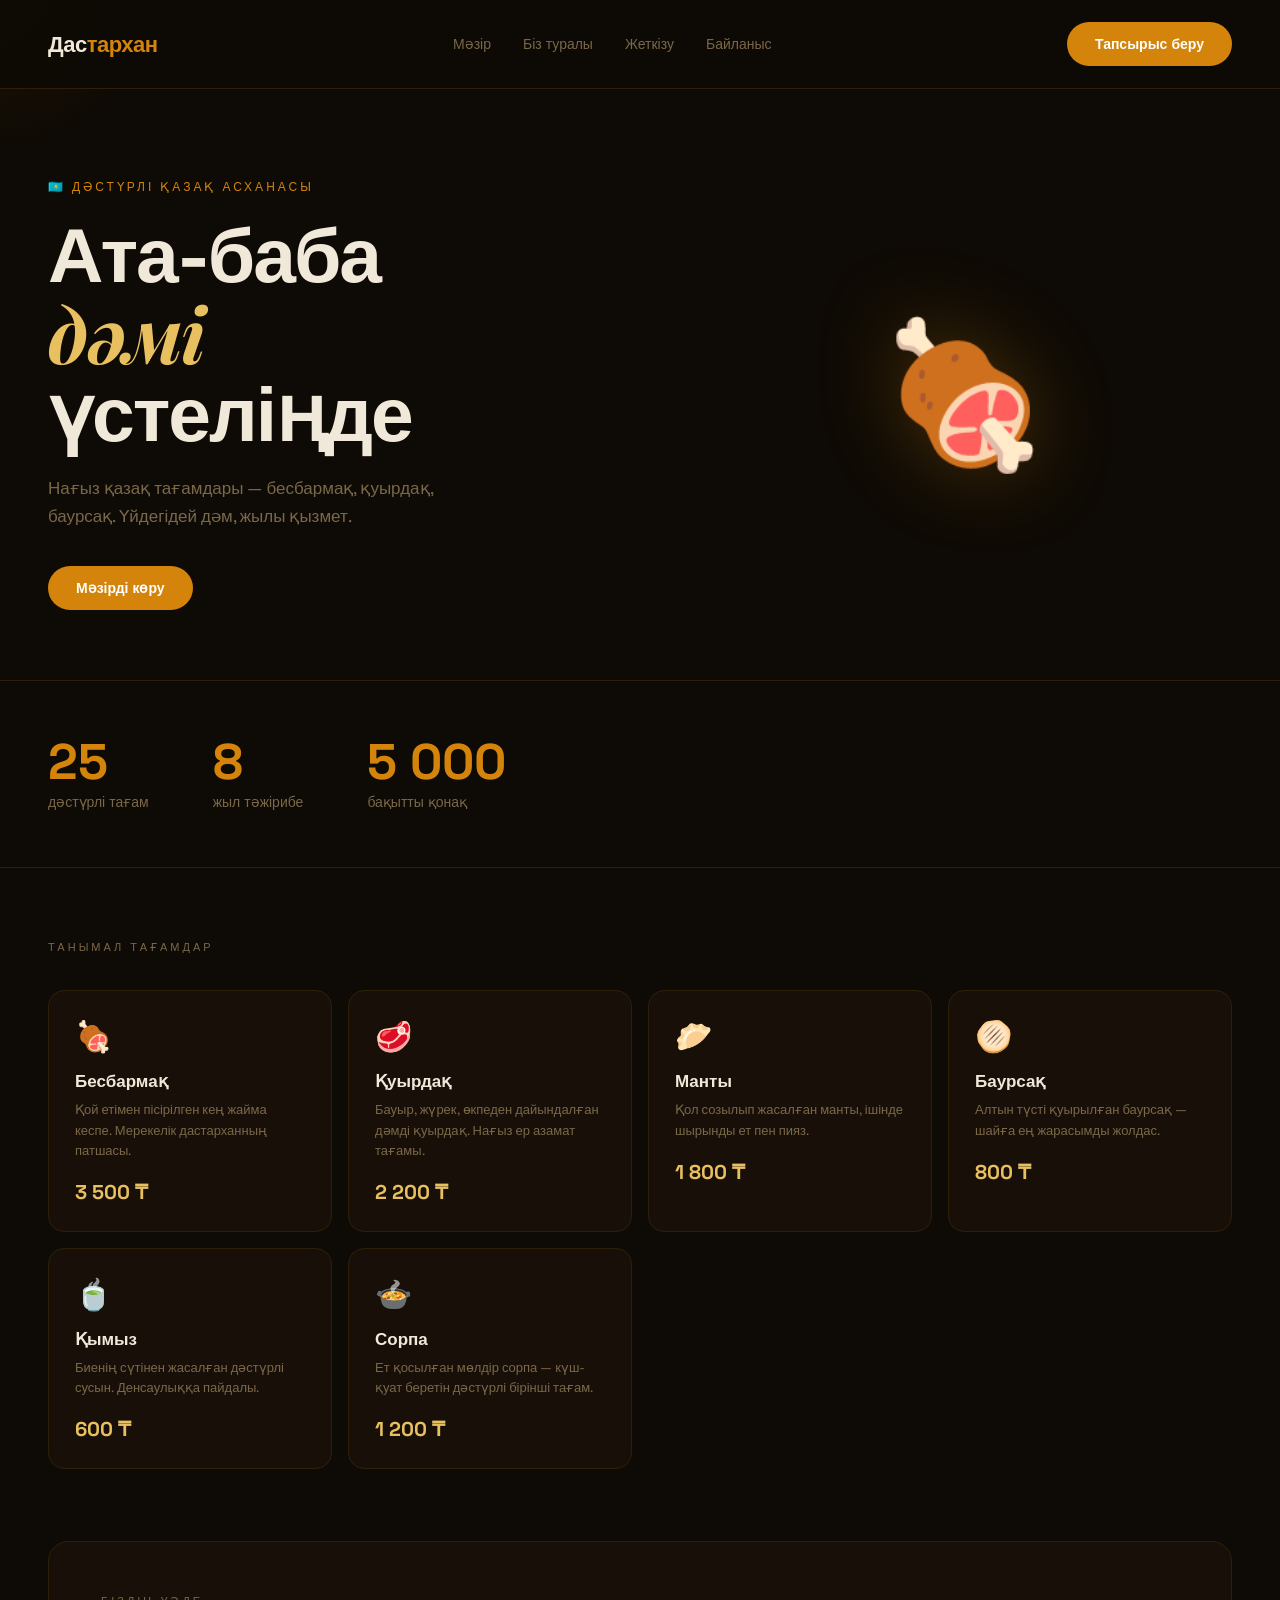
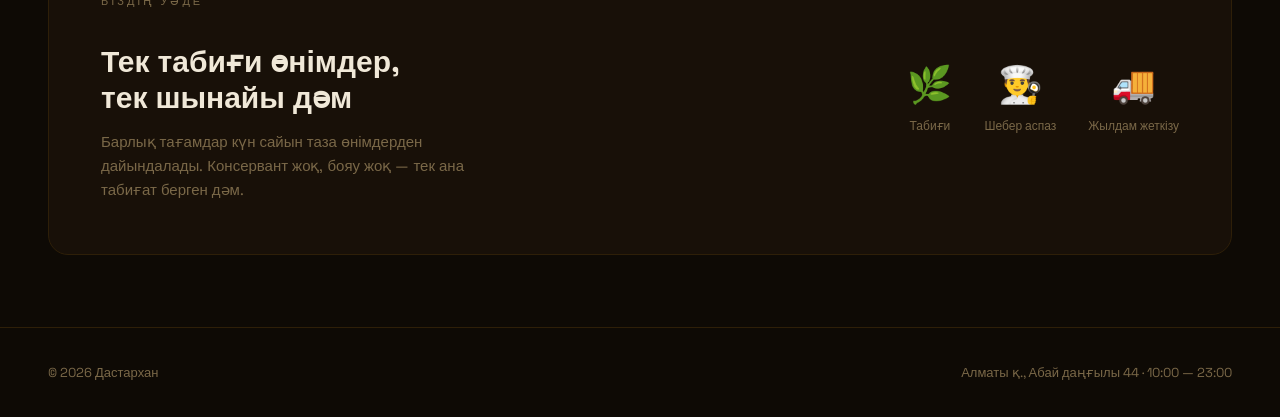
<file: index.html>
<!DOCTYPE html>
<html lang="kk">
<head>
<meta charset="UTF-8"/>
<meta name="viewport" content="width=device-width, initial-scale=1.0"/>
<title>Дастархан — Қазақ тағамдары</title>
<link rel="stylesheet" href="style.css"/>
</head>
<body>

<div class="glow" id="glow"></div>

<nav>
  <div class="logo">Дас<span>тархан</span></div>
  <div class="nav-links">
    <a href="#">Мәзір</a>
    <a href="#">Біз туралы</a>
    <a href="#">Жеткізу</a>
    <a href="#">Байланыс</a>
  </div>
  <a href="#" class="btn">Тапсырыс беру</a>
</nav>

<div class="hero-wrap">
  <div class="hero">
    <div class="hero-tag">🇰🇿 Дәстүрлі қазақ асханасы</div>
    <h1>Ата-баба<br><em>дәмі</em><br>үстеліңде</h1>
    <p>Нағыз қазақ тағамдары — бесбармақ, қуырдақ, баурсақ. Үйдегідей дәм, жылы қызмет.</p>
    <a href="#" class="btn">Мәзірді көру</a>
  </div>
  <div class="hero-img">🍖</div>
</div>

<div class="stats">
  <div>
    <div class="stat-num" data-target="25">0</div>
    <div class="stat-label">дәстүрлі тағам</div>
  </div>
  <div>
    <div class="stat-num" data-target="8">0</div>
    <div class="stat-label">жыл тәжірибе</div>
  </div>
  <div>
    <div class="stat-num" data-target="5000">0</div>
    <div class="stat-label">бақытты қонақ</div>
  </div>
</div>

<div class="section">
  <div class="section-label">Танымал тағамдар</div>
  <div class="cards">
    <div class="card">
      <div class="card-icon">🍖</div>
      <h3>Бесбармақ</h3>
      <p>Қой етімен пісірілген кең жайма кеспе. Мерекелік дастарханның патшасы.</p>
      <div class="card-price">3 500 ₸</div>
    </div>
    <div class="card">
      <div class="card-icon">🥩</div>
      <h3>Қуырдақ</h3>
      <p>Бауыр, жүрек, өкпеден дайындалған дәмді қуырдақ. Нағыз ер азамат тағамы.</p>
      <div class="card-price">2 200 ₸</div>
    </div>
    <div class="card">
      <div class="card-icon">🥟</div>
      <h3>Манты</h3>
      <p>Қол созылып жасалған манты, ішінде шырынды ет пен пияз.</p>
      <div class="card-price">1 800 ₸</div>
    </div>
    <div class="card">
      <div class="card-icon">🫓</div>
      <h3>Баурсақ</h3>
      <p>Алтын түсті қуырылған баурсақ — шайға ең жарасымды жолдас.</p>
      <div class="card-price">800 ₸</div>
    </div>
    <div class="card">
      <div class="card-icon">🍵</div>
      <h3>Қымыз</h3>
      <p>Биенің сүтінен жасалған дәстүрлі сусын. Денсаулыққа пайдалы.</p>
      <div class="card-price">600 ₸</div>
    </div>
    <div class="card">
      <div class="card-icon">🍲</div>
      <h3>Сорпа</h3>
      <p>Ет қосылған мөлдір сорпа — күш-қуат беретін дәстүрлі бірінші тағам.</p>
      <div class="card-price">1 200 ₸</div>
    </div>
  </div>
</div>

<div class="banner">
  <div class="banner-text">
    <div class="section-label">Біздің уәде</div>
    <h2>Тек табиғи өнімдер,<br>тек шынайы дәм</h2>
    <p>Барлық тағамдар күн сайын таза өнімдерден дайындалады. Консервант жоқ, бояу жоқ — тек ана табиғат берген дәм.</p>
  </div>
  <div class="banner-icons">
    <div class="b-icon">🌿<span>Табиғи</span></div>
    <div class="b-icon">👨‍🍳<span>Шебер аспаз</span></div>
    <div class="b-icon">🚚<span>Жылдам жеткізу</span></div>
  </div>
</div>

<footer>
  <div>© 2026 Дастархан</div>
  <div>Алматы қ., Абай даңғылы 44 · 10:00 — 23:00</div>
</footer>

<script src="script.js"></script>
</body>
</html>
</file>
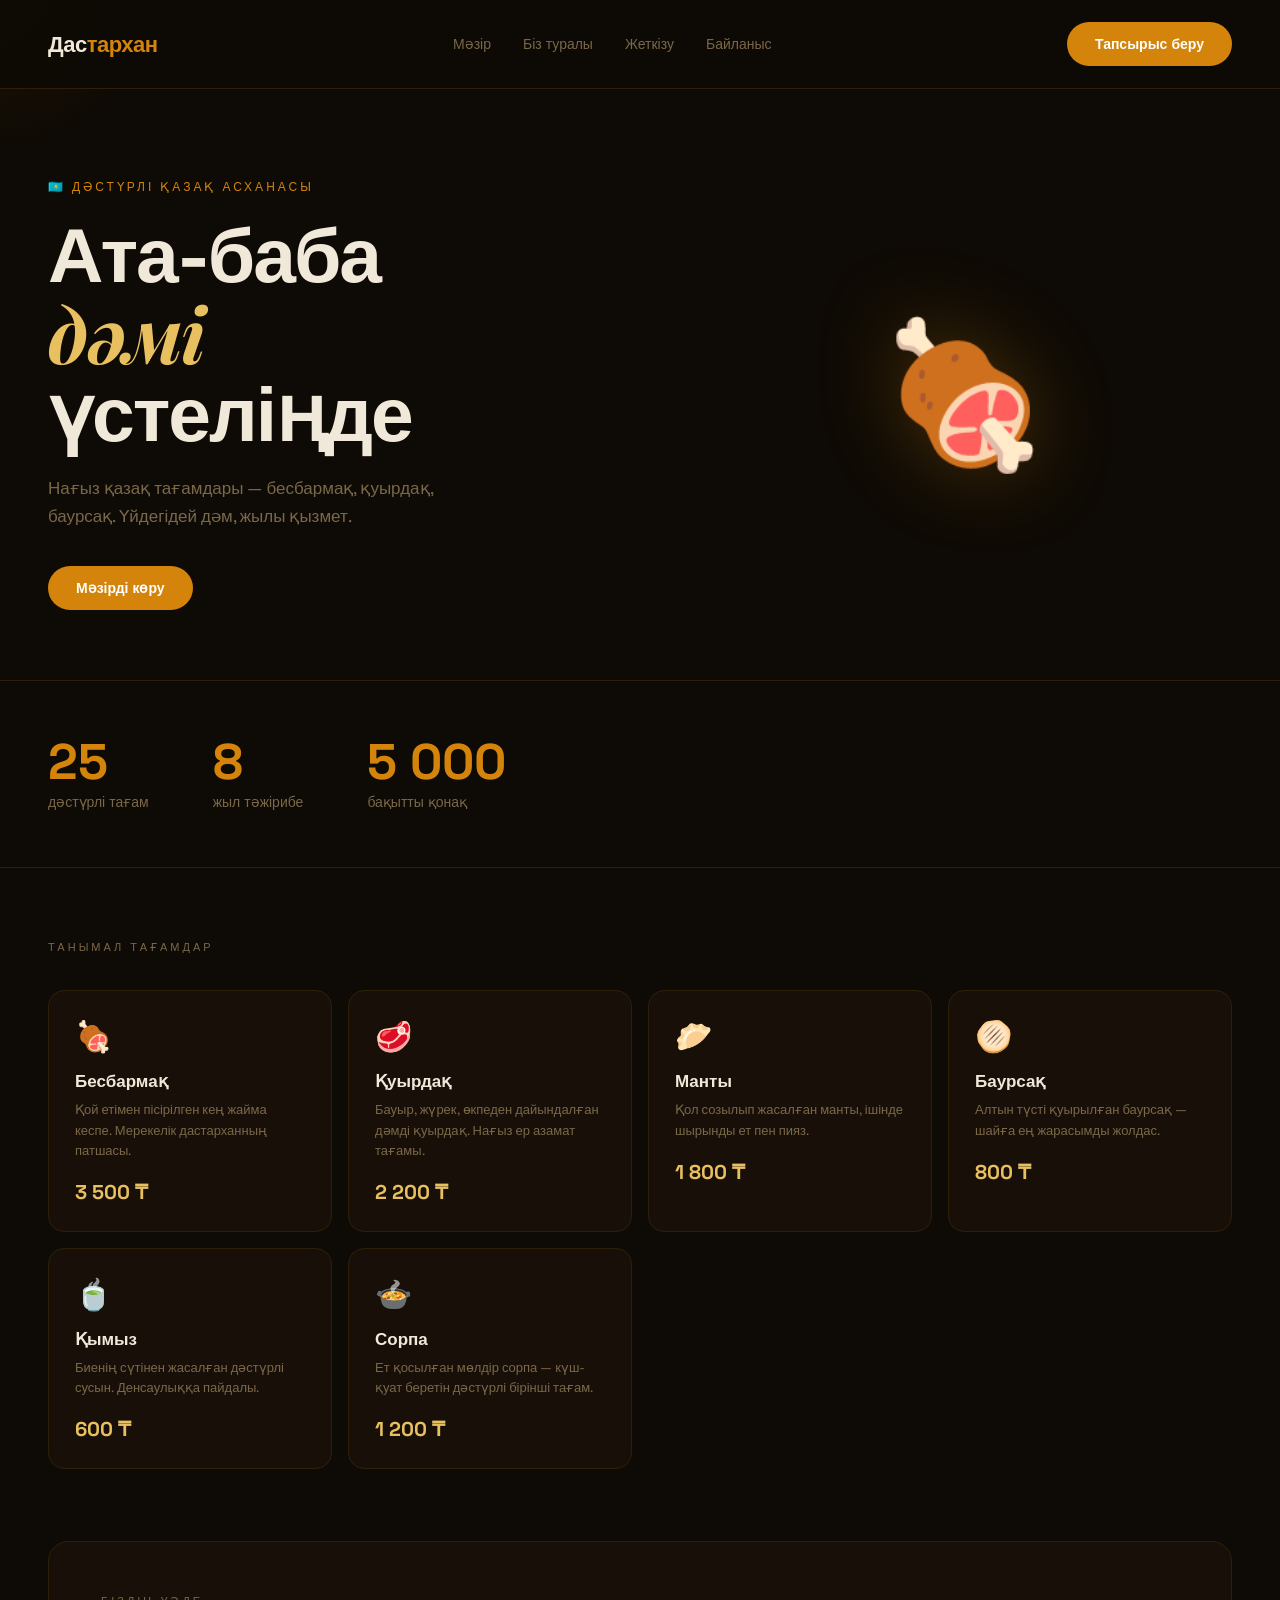
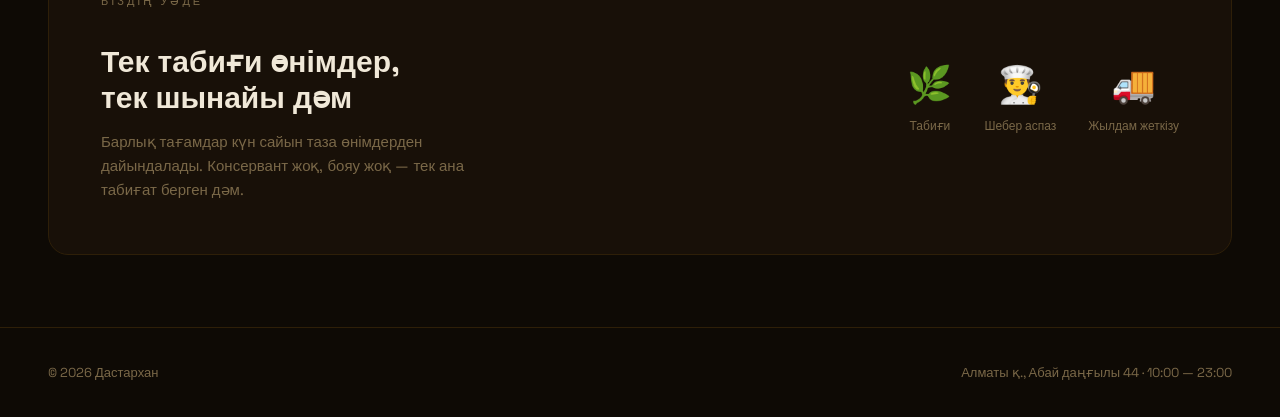
<file: index — копия.html>
<!DOCTYPE html>
<html lang="kk">
<head>
<meta charset="UTF-8"/>
<meta name="viewport" content="width=device-width, initial-scale=1.0"/>
<title>Дастархан — Қазақ тағамдары</title>
<link rel="stylesheet" href="style.css"/>
</head>
<body>

<div class="glow" id="glow"></div>

<nav>
  <div class="logo">Дас<span>тархан</span></div>
  <div class="nav-links">
    <a href="#">Мәзір</a>
    <a href="#">Біз туралы</a>
    <a href="#">Жеткізу</a>
    <a href="#">Байланыс</a>
  </div>
  <a href="#" class="btn">Тапсырыс беру</a>
</nav>

<div class="hero-wrap">
  <div class="hero">
    <div class="hero-tag">🇰🇿 Дәстүрлі қазақ асханасы</div>
    <h1>Ата-баба<br><em>дәмі</em><br>үстеліңде</h1>
    <p>Нағыз қазақ тағамдары — бесбармақ, қуырдақ, баурсақ. Үйдегідей дәм, жылы қызмет.</p>
    <a href="#" class="btn">Мәзірді көру</a>
  </div>
  <div class="hero-img">🍖</div>
</div>

<div class="stats">
  <div>
    <div class="stat-num" data-target="25">0</div>
    <div class="stat-label">дәстүрлі тағам</div>
  </div>
  <div>
    <div class="stat-num" data-target="8">0</div>
    <div class="stat-label">жыл тәжірибе</div>
  </div>
  <div>
    <div class="stat-num" data-target="5000">0</div>
    <div class="stat-label">бақытты қонақ</div>
  </div>
</div>

<div class="section">
  <div class="section-label">Танымал тағамдар</div>
  <div class="cards">
    <div class="card">
      <div class="card-icon">🍖</div>
      <h3>Бесбармақ</h3>
      <p>Қой етімен пісірілген кең жайма кеспе. Мерекелік дастарханның патшасы.</p>
      <div class="card-price">3 500 ₸</div>
    </div>
    <div class="card">
      <div class="card-icon">🥩</div>
      <h3>Қуырдақ</h3>
      <p>Бауыр, жүрек, өкпеден дайындалған дәмді қуырдақ. Нағыз ер азамат тағамы.</p>
      <div class="card-price">2 200 ₸</div>
    </div>
    <div class="card">
      <div class="card-icon">🥟</div>
      <h3>Манты</h3>
      <p>Қол созылып жасалған манты, ішінде шырынды ет пен пияз.</p>
      <div class="card-price">1 800 ₸</div>
    </div>
    <div class="card">
      <div class="card-icon">🫓</div>
      <h3>Баурсақ</h3>
      <p>Алтын түсті қуырылған баурсақ — шайға ең жарасымды жолдас.</p>
      <div class="card-price">800 ₸</div>
    </div>
    <div class="card">
      <div class="card-icon">🍵</div>
      <h3>Қымыз</h3>
      <p>Биенің сүтінен жасалған дәстүрлі сусын. Денсаулыққа пайдалы.</p>
      <div class="card-price">600 ₸</div>
    </div>
    <div class="card">
      <div class="card-icon">🍲</div>
      <h3>Сорпа</h3>
      <p>Ет қосылған мөлдір сорпа — күш-қуат беретін дәстүрлі бірінші тағам.</p>
      <div class="card-price">1 200 ₸</div>
    </div>
  </div>
</div>

<div class="banner">
  <div class="banner-text">
    <div class="section-label">Біздің уәде</div>
    <h2>Тек табиғи өнімдер,<br>тек шынайы дәм</h2>
    <p>Барлық тағамдар күн сайын таза өнімдерден дайындалады. Консервант жоқ, бояу жоқ — тек ана табиғат берген дәм.</p>
  </div>
  <div class="banner-icons">
    <div class="b-icon">🌿<span>Табиғи</span></div>
    <div class="b-icon">👨‍🍳<span>Шебер аспаз</span></div>
    <div class="b-icon">🚚<span>Жылдам жеткізу</span></div>
  </div>
</div>

<footer>
  <div>© 2026 Дастархан</div>
  <div>Алматы қ., Абай даңғылы 44 · 10:00 — 23:00</div>
</footer>

<script src="script.js"></script>
</body>
</html>
</file>
<file: style.css>
@import url('https://fonts.googleapis.com/css2?family=Space+Grotesk:wght@400;700&family=Playfair+Display:ital@1&display=swap');

*, *::before, *::after { margin: 0; padding: 0; box-sizing: border-box; }

:root {
  --bg: #0e0a05;
  --card: #181008;
  --accent: #d4840a;
  --accent2: #e8c060;
  --text: #f0e8d8;
  --muted: #7a6848;
  --border: #2e1f08;
}

body {
  background: var(--bg);
  color: var(--text);
  font-family: 'Space Grotesk', sans-serif;
  min-height: 100vh;
  overflow-x: hidden;
}

nav {
  display: flex;
  justify-content: space-between;
  align-items: center;
  padding: 22px 48px;
  border-bottom: 1px solid var(--border);
  position: sticky; top: 0;
  background: rgba(14,10,5,0.92);
  backdrop-filter: blur(14px);
  z-index: 100;
}
.logo { font-size: 22px; font-weight: 700; letter-spacing: -0.5px; }
.logo span { color: var(--accent); }
.nav-links { display: flex; gap: 32px; }
.nav-links a { color: var(--muted); text-decoration: none; font-size: 14px; transition: color 0.2s; }
.nav-links a:hover { color: var(--text); }

.btn {
  display: inline-block;
  background: var(--accent);
  color: #fff;
  font-weight: 700;
  font-size: 14px;
  padding: 13px 28px;
  border-radius: 100px;
  text-decoration: none;
  transition: opacity 0.2s, transform 0.2s;
  border: none; cursor: pointer;
}
.btn:hover { opacity: 0.85; transform: translateY(-2px); }

.hero-wrap {
  display: flex;
  align-items: center;
  justify-content: space-between;
  padding: 90px 48px 70px;
  max-width: 1100px;
}
.hero-tag {
  font-size: 12px;
  letter-spacing: 3px;
  text-transform: uppercase;
  color: var(--accent);
  margin-bottom: 22px;
}
.hero h1 {
  font-size: clamp(40px, 6vw, 80px);
  font-weight: 700;
  line-height: 1.0;
  letter-spacing: -2px;
  margin-bottom: 22px;
}
.hero h1 em {
  font-family: 'Playfair Display', serif;
  font-style: italic;
  color: var(--accent2);
}
.hero p {
  font-size: 17px;
  color: var(--muted);
  max-width: 440px;
  line-height: 1.65;
  margin-bottom: 36px;
}
.hero-img {
  font-size: 140px;
  filter: drop-shadow(0 0 40px rgba(212,132,10,0.3));
  animation: float 3s ease-in-out infinite;
  flex-shrink: 0;
}
@keyframes float {
  0%, 100% { transform: translateY(0); }
  50% { transform: translateY(-16px); }
}

.stats {
  display: flex;
  gap: 64px;
  padding: 56px 48px;
  border-top: 1px solid var(--border);
  border-bottom: 1px solid var(--border);
}
.stat-num { font-size: 50px; font-weight: 700; color: var(--accent); line-height: 1; }
.stat-label { font-size: 14px; color: var(--muted); margin-top: 6px; }

.section { padding: 72px 48px; }
.section-label {
  font-size: 11px;
  letter-spacing: 3px;
  text-transform: uppercase;
  color: var(--muted);
  margin-bottom: 36px;
}
.cards {
  display: grid;
  grid-template-columns: repeat(auto-fill, minmax(240px, 1fr));
  gap: 16px;
}
.card {
  background: var(--card);
  border: 1px solid var(--border);
  border-radius: 16px;
  padding: 26px;
  transition: border-color 0.2s, transform 0.2s;
  cursor: default;
}
.card:hover { border-color: var(--accent); transform: translateY(-4px); }
.card-icon { font-size: 30px; margin-bottom: 14px; }
.card h3 { font-size: 17px; margin-bottom: 8px; }
.card p { font-size: 13px; color: var(--muted); line-height: 1.55; }
.card-price { margin-top: 18px; font-size: 20px; font-weight: 700; color: var(--accent2); }

.banner {
  margin: 0 48px 72px;
  background: var(--card);
  border: 1px solid var(--border);
  border-radius: 20px;
  padding: 52px;
  display: flex;
  justify-content: space-between;
  align-items: center;
  gap: 40px;
}
.banner h2 { font-size: 30px; font-weight: 700; margin: 14px 0; line-height: 1.2; }
.banner p { font-size: 15px; color: var(--muted); line-height: 1.6; max-width: 400px; }
.banner-icons { display: flex; gap: 32px; flex-shrink: 0; }
.b-icon {
  display: flex; flex-direction: column;
  align-items: center; gap: 10px;
  font-size: 36px;
}
.b-icon span { font-size: 12px; color: var(--muted); text-align: center; }
footer {
  padding: 36px 48px;
  display: flex;
  justify-content: space-between;
  align-items: center;
  color: var(--muted);
  font-size: 13px;
  border-top: 1px solid var(--border);
}

.glow {
  pointer-events: none;
  position: fixed;
  width: 320px; height: 320px;
  border-radius: 50%;
  background: radial-gradient(circle, rgba(212,132,10,0.08) 0%, transparent 70%);
  transform: translate(-50%, -50%);
  transition: left 0.12s, top 0.12s;
  z-index: 0;
}

@media (max-width: 700px) {
  nav { padding: 16px 20px; }
  .nav-links { display: none; }
  .hero-wrap { flex-direction: column; padding: 50px 20px 30px; }
  .hero-img { font-size: 80px; margin-top: 20px; }
  .stats { flex-direction: column; gap: 28px; padding: 36px 20px; }
  .section { padding: 40px 20px; }
  .banner { flex-direction: column; margin: 0 20px 40px; padding: 30px 20px; }
  footer { flex-direction: column; gap: 10px; padding: 28px 20px; text-align: center; }
}
</file>
